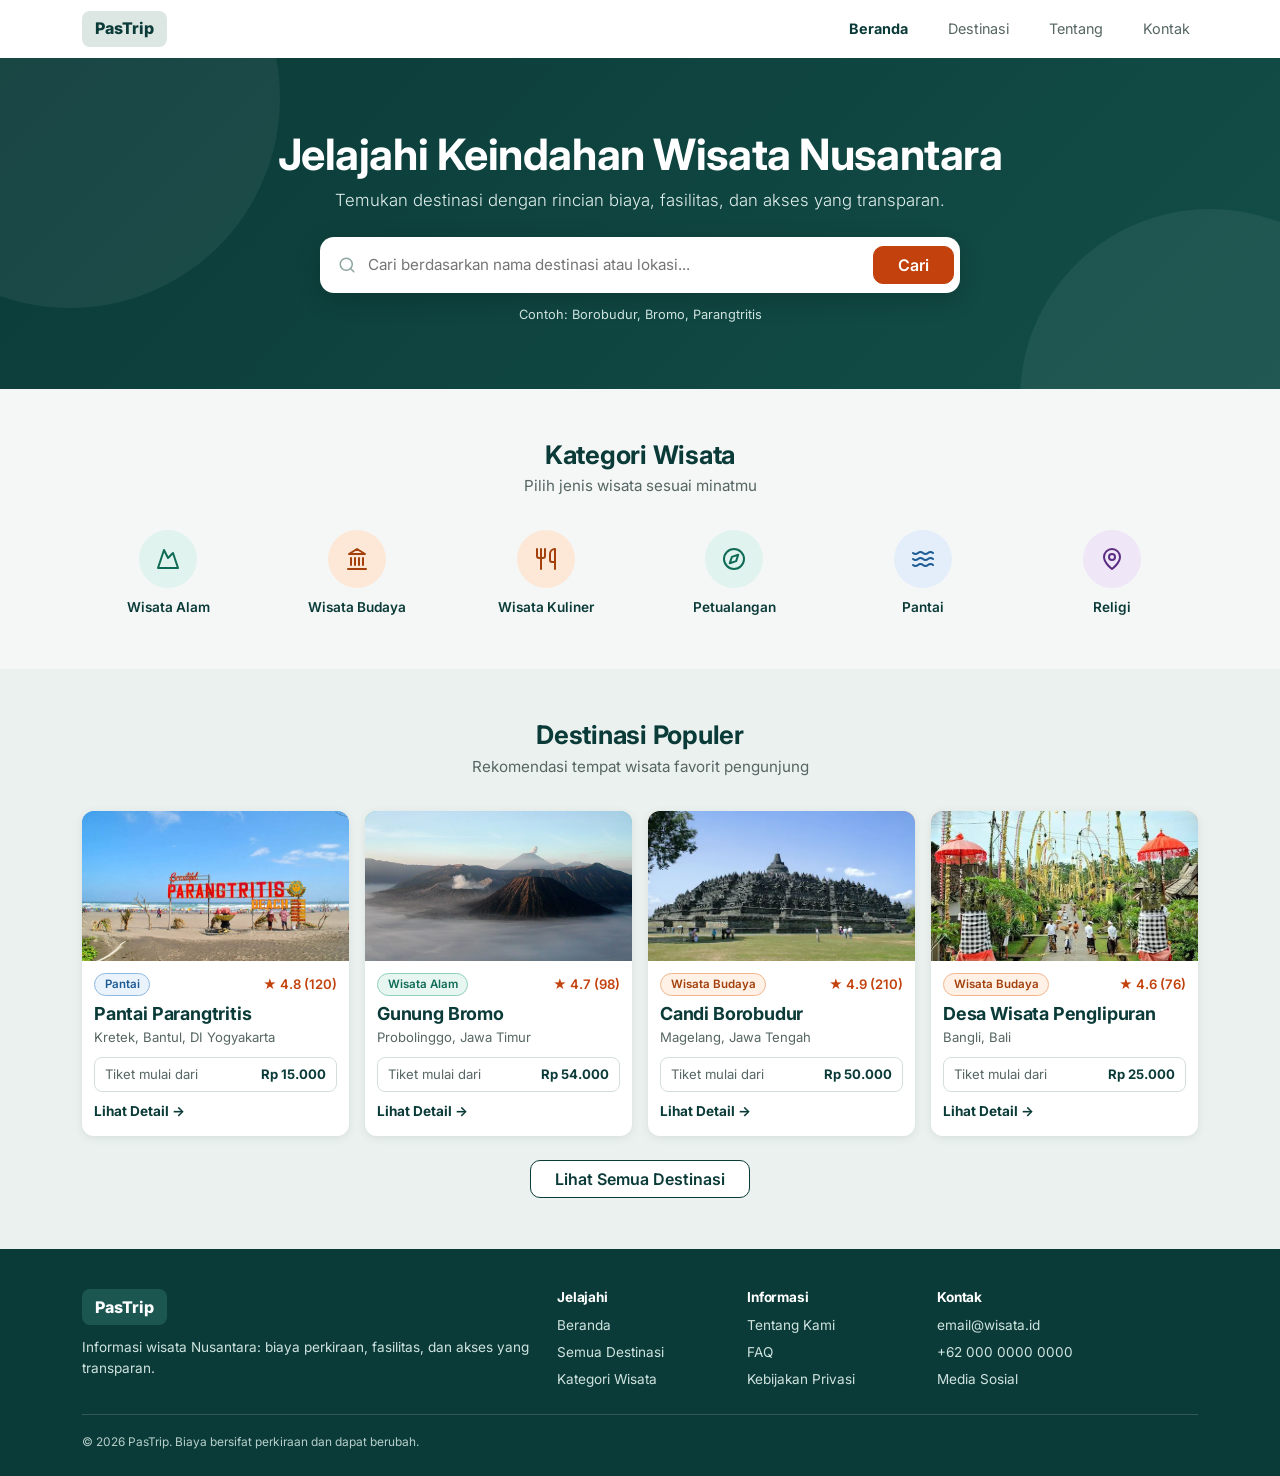
<file: index.html>
<!DOCTYPE html>
<html lang="id">
<head>
<meta charset="utf-8">
<meta name="viewport" content="width=device-width, initial-scale=1">
<link rel="preconnect" href="https://fonts.googleapis.com">
<link rel="preconnect" href="https://fonts.gstatic.com" crossorigin>
<link href="https://fonts.googleapis.com/css2?family=Inter:wght@400;500;600;700;800&display=swap" rel="stylesheet">
<link href="https://cdn.jsdelivr.net/npm/bootstrap@5.3.3/dist/css/bootstrap.min.css" rel="stylesheet">
<link href="css/style.css" rel="stylesheet">
<title>PasTrip | Informasi wisata dengan biaya yang transparan</title>
<meta name="description" content="PasTrip membantu merencanakan wisata: rincian biaya, fasilitas, dan akses ke destinasi populer di Indonesia.">
</head>
<body>
<a class="skip-link" href="#isi">Langsung ke konten</a>
<header id="header"></header>
<main id="isi">
  <noscript><p class="container py-4">Aktifkan JavaScript untuk melihat daftar destinasi.</p></noscript>
  <section class="hero" aria-labelledby="hero-judul">
    <div class="container">
      <h1 id="hero-judul">Jelajahi Keindahan Wisata Nusantara</h1>
      <p class="lead">Temukan destinasi dengan rincian biaya, fasilitas, dan akses yang transparan.</p>
      <form class="cari-box" id="form-cari" role="search">
        <span class="ikon" id="cari-ikon"></span>
        <input type="search" id="q" aria-label="Cari berdasarkan nama destinasi atau lokasi" placeholder="Cari berdasarkan nama destinasi atau lokasi..." autocomplete="off">
        <button class="btn btn-pt px-4" type="submit">Cari</button>
      </form>
      <p class="contoh mb-0">Contoh: Borobudur, Bromo, Parangtritis</p>
    </div>
  </section>

  <section class="bagian" id="kategori" aria-labelledby="kat-judul">
    <div class="container">
      <h2 class="judul" id="kat-judul">Kategori Wisata</h2>
      <p class="sub">Pilih jenis wisata sesuai minatmu</p>
      <div class="row row-cols-3 row-cols-md-6 g-3" id="kategori-daftar"></div>
    </div>
  </section>

  <section class="bagian bagian-mint" aria-labelledby="pop-judul">
    <div class="container">
      <h2 class="judul" id="pop-judul">Destinasi Populer</h2>
      <p class="sub">Rekomendasi tempat wisata favorit pengunjung</p>
      <div class="row row-cols-1 row-cols-sm-2 row-cols-lg-4 g-3" id="populer-daftar"></div>
      <div class="text-center mt-4"><a class="btn btn-outline-pt px-4" href="destinasi.html">Lihat Semua Destinasi</a></div>
    </div>
  </section>
</main>
<footer class="footer" id="footer"></footer>
<script src="https://cdn.jsdelivr.net/npm/bootstrap@5.3.3/dist/js/bootstrap.bundle.min.js" defer></script>
<script src="js/data.js" defer></script>
<script src="js/app.js" defer></script>
<script src="js/home.js" defer></script>
</body>
</html>
</file>
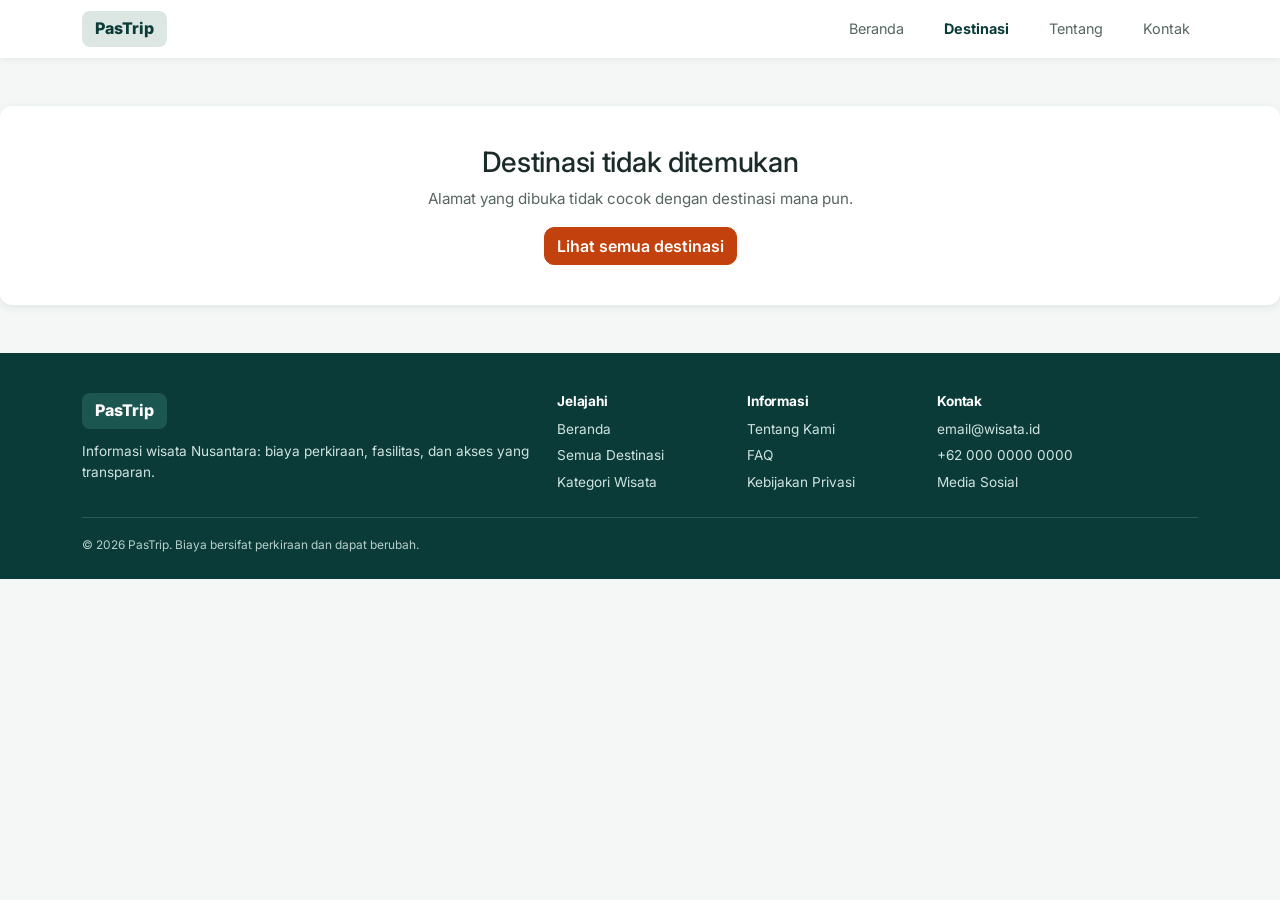
<file: detail.html>
<!DOCTYPE html>
<html lang="id">
<head>
<meta charset="utf-8">
<meta name="viewport" content="width=device-width, initial-scale=1">
<link rel="preconnect" href="https://fonts.googleapis.com">
<link rel="preconnect" href="https://fonts.gstatic.com" crossorigin>
<link href="https://fonts.googleapis.com/css2?family=Inter:wght@400;500;600;700;800&display=swap" rel="stylesheet">
<link href="https://cdn.jsdelivr.net/npm/bootstrap@5.3.3/dist/css/bootstrap.min.css" rel="stylesheet">
<link href="css/style.css" rel="stylesheet">
<title>Detail Destinasi | PasTrip</title>
<meta name="description" content="Rincian biaya, fasilitas, akses, dan ulasan pengunjung untuk destinasi wisata di PasTrip.">
</head>
<body>
<a class="skip-link" href="#detail">Langsung ke konten</a>
<header id="header"></header>
<main id="detail">
  <noscript><p class="container py-4">Aktifkan JavaScript untuk melihat detail destinasi.</p></noscript>
</main>
<footer class="footer" id="footer"></footer>
<script src="https://cdn.jsdelivr.net/npm/bootstrap@5.3.3/dist/js/bootstrap.bundle.min.js" defer></script>
<script src="js/data.js" defer></script>
<script src="js/app.js" defer></script>
<script src="js/detail.js" defer></script>
</body>
</html>
</file>
<file: css/style.css>
/* ==========================================================
   PasTrip - gaya khusus di atas Bootstrap 5.3
   Token warna diambil dari Mock Up Figma. Ubah di :root saja.
   ========================================================== */
:root {
  --pt-green-900: #0b3b38;   /* hijau tua: judul, footer, hero */
  --pt-green-800: #134e48;
  --pt-green-700: #1b6b63;
  --pt-mint-50:  #f4f7f6;    /* latar halaman */
  --pt-mint-100: #ebf1ef;    /* latar section selang-seling */
  --pt-mint-200: #dce7e4;
  --pt-line:     #d3dfdc;
  --pt-ink:      #1b2b29;
  --pt-muted:    #566663;
  --pt-orange:   #c2410c;    /* sengaja lebih gelap dari mockup (#e8612d): kontras putih 5,2:1 */
  --pt-orange-dark: #9a3412;
  --pt-radius: 12px;
  --pt-shadow: 0 2px 10px rgba(11, 59, 56, .09);

  --bs-body-font-family: "Inter", system-ui, -apple-system, "Segoe UI", Roboto, sans-serif;
  --bs-body-color: var(--pt-ink);
  --bs-body-bg: var(--pt-mint-50);
  --bs-link-color-rgb: 11, 59, 56;
  --bs-link-hover-color-rgb: 154, 52, 18;
}

body { font-size: .95rem; line-height: 1.55; }
h1, h2, h3, h4 { color: var(--pt-green-900); font-weight: 700; letter-spacing: -.01em; }
a { text-underline-offset: 3px; }
:focus-visible { outline: 3px solid var(--pt-green-700); outline-offset: 2px; border-radius: 4px; }
.skip-link { position: absolute; left: -999px; top: 8px; z-index: 2000; background: #fff; padding: .5rem .75rem; border-radius: 8px; }
.skip-link:focus { left: 8px; }
img { max-width: 100%; }

/* ---------- Navbar ---------- */
.pt-nav { background: #fff; box-shadow: 0 1px 8px rgba(11, 59, 56, .08); padding-block: .6rem; }
.brand { background: var(--pt-mint-200); color: var(--pt-green-900) !important; font-weight: 800; padding: .35rem .8rem; border-radius: 8px; font-size: 1rem; }
.pt-nav .nav-link { color: var(--pt-muted); font-size: .9rem; }
.pt-nav .nav-link:hover { color: var(--pt-green-900); }
.pt-nav .nav-link.active { color: var(--pt-green-900); font-weight: 700; }

/* ---------- Tombol ---------- */
.btn-pt { background: var(--pt-orange); border: 1px solid var(--pt-orange); color: #fff; font-weight: 600; border-radius: 10px; }
.btn-pt:hover, .btn-pt:focus-visible { background: var(--pt-orange-dark); border-color: var(--pt-orange-dark); color: #fff; }
.btn-outline-pt { background: #fff; border: 1px solid var(--pt-green-900); color: var(--pt-green-900); font-weight: 600; border-radius: 10px; }
.btn-outline-pt:hover, .btn-outline-pt:focus-visible { background: var(--pt-green-900); color: #fff; }
.btn-gelap { background: var(--pt-green-900); border: 1px solid var(--pt-green-900); color: #fff; font-weight: 600; border-radius: 10px; }
.btn-gelap:hover { background: var(--pt-green-800); color: #fff; }

/* ---------- Hero beranda ---------- */
.hero { position: relative; overflow: hidden; color: #fff; text-align: center; padding: 4.5rem 0 4rem;
  background: linear-gradient(135deg, var(--pt-green-900), var(--pt-green-800)); }
.hero::before, .hero::after { content: ""; position: absolute; border-radius: 50%; background: rgba(255, 255, 255, .06); }
.hero::before { width: 420px; height: 420px; left: -140px; top: -170px; }
.hero::after { width: 380px; height: 380px; right: -120px; bottom: -200px; }
.hero > .container { position: relative; z-index: 1; }
.hero h1 { color: #fff; font-size: clamp(1.9rem, 4.5vw, 2.7rem); line-height: 1.15; }
.hero p.lead { color: #e1efec; font-size: 1.05rem; max-width: 40rem; margin-inline: auto; }
.cari-box { background: #fff; border-radius: 14px; padding: .4rem; display: flex; gap: .4rem; align-items: center; max-width: 40rem; margin: 1.5rem auto .75rem; box-shadow: 0 6px 24px rgba(0, 0, 0, .18); }
.cari-box .ikon { color: #8ea5a1; padding-left: .7rem; display: inline-flex; }
.cari-box input { border: 0; flex: 1; min-width: 0; padding: .6rem .4rem; font-size: .95rem; background: transparent; color: var(--pt-ink); }
.cari-box input:focus { outline: none; }
.cari-box:focus-within { outline: 3px solid #9fe0d3; }
.hero .contoh { color: #cfe3df; font-size: .8rem; }

/* ---------- Section umum ---------- */
.bagian { padding: 3.2rem 0; }
.bagian-mint { background: var(--pt-mint-100); }
.bagian h2.judul { text-align: center; font-size: 1.6rem; margin-bottom: .25rem; }
.bagian p.sub { text-align: center; color: var(--pt-muted); margin-bottom: 2rem; }

/* ---------- Kategori ---------- */
.kat-item { display: flex; flex-direction: column; align-items: center; gap: .55rem; text-decoration: none; color: var(--pt-green-900); font-weight: 600; font-size: .85rem; text-align: center; }
.kat-ikon { width: 58px; height: 58px; border-radius: 50%; display: inline-flex; align-items: center; justify-content: center; transition: transform .15s; }
.kat-item:hover .kat-ikon { transform: scale(1.06); }
.kat-alam, .kat-petualangan { background: #e0f3ee; color: #0f6b56; }
.kat-budaya, .kat-kuliner { background: #fde8d8; color: #a3400c; }
.kat-pantai { background: #e3eefa; color: #1d5b94; }
.kat-religi { background: #efe6f7; color: #5b2c83; }

/* ---------- Kartu destinasi ---------- */
.kartu { background: #fff; border-radius: var(--pt-radius); box-shadow: var(--pt-shadow); overflow: hidden; height: 100%; display: flex; flex-direction: column; }
.kartu-foto { display: block; height: 150px; position: relative; overflow: hidden; }
.kartu-foto img.foto { position: absolute; inset: 0; width: 100%; height: 100%; object-fit: cover; }
.kartu-isi { padding: .8rem .75rem .9rem; display: flex; flex-direction: column; flex: 1; }
.kartu-atas { display: flex; justify-content: space-between; align-items: center; gap: .5rem; margin-bottom: .45rem; }
.kartu-judul { font-size: 1.12rem; margin: 0 0 .15rem; }
.kartu-judul a { color: inherit; text-decoration: none; }
.kartu-judul a:hover { text-decoration: underline; }
.kartu-lokasi { color: var(--pt-muted); font-size: .82rem; margin-bottom: .6rem; }
.rating { color: var(--pt-orange); font-weight: 600; font-size: .82rem; white-space: nowrap; }
.lihat { margin-top: auto; padding-top: .55rem; font-weight: 700; font-size: .85rem; color: var(--pt-green-900); text-decoration: none; }
.lihat:hover { text-decoration: underline; color: var(--pt-orange-dark); }
.harga-mulai { display: flex; justify-content: space-between; border: 1px solid var(--pt-line); border-radius: 8px; padding: .4rem .6rem; font-size: .82rem; color: var(--pt-muted); }
.harga-mulai strong { color: var(--pt-green-900); }

/* gradasi pengganti foto (tampil bila file di /img belum ada) */
.bg-pantai { background: linear-gradient(180deg, #63b0e6, #173f66); }
.bg-alam, .bg-petualangan { background: linear-gradient(180deg, #43c2a0, #0a4b40); }
.bg-budaya, .bg-kuliner { background: linear-gradient(180deg, #e8a06a, #6b2d08); }
.bg-religi { background: linear-gradient(180deg, #c9a3e0, #4a2a66); }

.badge-kat { display: inline-block; border: 1px solid; border-radius: 999px; padding: .1rem .6rem; font-size: .72rem; font-weight: 600; background: #fff; line-height: 1.5; }
.badge-kat.kat-pantai { border-color: #8fb8e0; color: #1d5b94; background: #eaf3fb; }
.badge-kat.kat-alam, .badge-kat.kat-petualangan { border-color: #8fd0bd; color: #0f6b56; background: #e8f6f1; }
.badge-kat.kat-budaya { border-color: #f0b58d; color: #a3400c; background: #fff1e6; }
.badge-kat.kat-kuliner { border-color: #f0b58d; color: #8a4b00; background: #fff3dc; }
.badge-kat.kat-religi { border-color: #c9a9e0; color: #5b2c83; background: #f4ecfa; }

/* rincian biaya */
.rincian { background: var(--pt-mint-100); border: 1px solid var(--pt-mint-200); border-radius: 8px; margin: 0; overflow: hidden; }
.rincian .judul-kecil { font-size: .72rem; font-weight: 700; color: var(--pt-green-900); padding: .4rem .65rem; background: #e6eeeb; margin: 0; }
.rincian .baris { display: flex; justify-content: space-between; align-items: baseline; gap: .25rem; padding: .38rem .5rem; font-size: .72rem; background: #fff; border-top: 1px solid var(--pt-mint-200); }
.rincian dt { font-weight: 400; color: var(--pt-muted); white-space: nowrap; }
.rincian dd { margin: 0; font-weight: 700; text-align: right; color: var(--pt-green-900); white-space: nowrap; }
.rincian .baris.total { background: var(--pt-mint-100); }
.rincian .baris.total dt { font-weight: 700; color: var(--pt-green-900); }
.rincian .baris.total dd { font-size: .88rem; }
.catatan-kecil { font-size: .72rem; color: var(--pt-muted); margin: .5rem 0 .2rem; }

/* ---------- Halaman Destinasi ---------- */
.judul-halaman { background: linear-gradient(90deg, #dde8e5, var(--pt-mint-50)); padding: 1.6rem 0 1.5rem; }
.crumb { font-size: .78rem; color: var(--pt-muted); margin-bottom: .35rem; }
.crumb a { color: var(--pt-muted); }
.judul-halaman h1 { font-size: 1.9rem; margin-bottom: .2rem; }
.judul-halaman .cari-box { margin: .9rem 0 0; max-width: 26rem; padding: .1rem; box-shadow: none; border: 1px solid var(--pt-line); }

.panel-filter { background: #fff; border-radius: var(--pt-radius); box-shadow: var(--pt-shadow); }
.panel-filter .isi { padding: 1.1rem; }
.panel-filter h2 { font-size: 1.05rem; margin: 0; }
.grup-filter { border-top: 1px solid var(--pt-mint-200); padding-top: .85rem; margin-top: .85rem; }
.grup-filter h3 { font-size: .85rem; margin-bottom: .5rem; }
.form-check-input { border-color: #8ea5a1; }
.form-check-input:checked { background-color: var(--pt-green-900); border-color: var(--pt-green-900); }
.form-check-label { font-size: .88rem; }
.btn-reset { background: none; border: 0; color: var(--pt-muted); font-size: .85rem; padding: 0; }
.btn-reset:hover { color: var(--pt-orange-dark); text-decoration: underline; }
.bar-hasil { display: flex; justify-content: space-between; align-items: center; gap: 1rem; margin-bottom: 1rem; flex-wrap: wrap; }
.bar-hasil .info { color: var(--pt-muted); font-size: .85rem; }
.bar-hasil select { border-radius: 8px; font-size: .85rem; font-weight: 600; width: auto; border-color: var(--pt-line); }
.kosong { background: #fff; border-radius: var(--pt-radius); padding: 2.5rem 1.5rem; text-align: center; box-shadow: var(--pt-shadow); }
.kosong h3 { font-size: 1.2rem; }
.kosong p { color: var(--pt-muted); }

.pagination { --bs-pagination-color: var(--pt-green-900); --bs-pagination-hover-color: var(--pt-green-900);
  --bs-pagination-active-bg: var(--pt-green-900); --bs-pagination-active-border-color: var(--pt-green-900);
  --bs-pagination-border-color: var(--pt-line); --bs-pagination-border-radius: 8px; gap: .35rem; }
.pagination .page-link { border-radius: 8px; font-weight: 600; }
.pagination .disabled .page-link { color: #98aaa6; }

@media (max-width: 991.98px) {
  .offcanvas-lg.offcanvas-bottom { --bs-offcanvas-height: auto; max-height: 88vh; border-radius: 20px 20px 0 0; }
  .panel-filter { box-shadow: none; }
}

/* ---------- Halaman Detail ---------- */
.detail-judul { display: flex; align-items: center; flex-wrap: wrap; gap: .75rem; }
.detail-judul h1 { font-size: clamp(1.6rem, 4vw, 2.2rem); margin: 0; }
.detail-meta { color: var(--pt-muted); display: flex; flex-wrap: wrap; gap: .25rem 1rem; margin: .35rem 0 1.25rem; }
.detail-grid { display: grid; gap: 1.5rem; grid-template-columns: minmax(0, 1fr); grid-template-areas: "galeri" "samping" "isi"; }
@media (min-width: 992px) {
  .detail-grid { grid-template-columns: minmax(0, 1fr) 340px; grid-template-areas: "galeri samping" "isi samping"; align-items: start; }
  .samping { position: sticky; top: 1rem; }
}
.galeri { grid-area: galeri; }
.samping { grid-area: samping; }
.isi-detail { grid-area: isi; }
.galeri-utama { position: relative; border-radius: var(--pt-radius); overflow: hidden; aspect-ratio: 16 / 9; }
.galeri-utama img.foto, .thumb img.foto { position: absolute; inset: 0; width: 100%; height: 100%; object-fit: cover; }
.galeri-thumbs { display: grid; grid-template-columns: repeat(4, minmax(0, 1fr)); gap: .6rem; margin-top: .6rem; }
.thumb { position: relative; border: 2px solid transparent; border-radius: 10px; overflow: hidden; aspect-ratio: 16 / 10; padding: 0; cursor: pointer; }
.thumb[aria-pressed="true"] { border-color: var(--pt-green-900); }
.tag-atas, .tag-bawah { position: absolute; z-index: 1; font-size: .68rem; font-weight: 600; border-radius: 5px; padding: .1rem .45rem; line-height: 1.5; }
.video-utama { position: absolute; inset: 0; width: 100%; height: 100%; object-fit: cover; background: #0b3b38; }
.video-kosong { position: absolute; inset: 0; display: flex; align-items: center; justify-content: center; color: #fff; font-weight: 600; background: rgba(11, 59, 56, .55); }
.tag-bawah.tag-kanan { left: auto; right: .5rem; top: .5rem; bottom: auto; }
.thumb .play { position: absolute; top: 50%; left: 50%; transform: translate(-50%, -50%); z-index: 1; width: 2rem; height: 2rem; border-radius: 50%; background: rgba(255, 255, 255, .92); color: var(--pt-green-900); display: inline-flex; align-items: center; justify-content: center; font-size: .8rem; padding-left: .12rem; }
.tag-atas { top: .5rem; left: .5rem; background: #fff; color: var(--pt-green-900); }
.tag-bawah { left: .5rem; bottom: .5rem; background: rgba(11, 59, 56, .88); color: #fff; max-width: calc(100% - 1rem); white-space: nowrap; overflow: hidden; text-overflow: ellipsis; }
@media (max-width: 575.98px) {
  .galeri-thumbs { display: flex; overflow-x: auto; scroll-snap-type: x proximity; padding-bottom: .3rem; }
  .thumb { flex: 0 0 44%; scroll-snap-align: start; }
}

.kartu-samping { background: #fff; border-radius: var(--pt-radius); box-shadow: var(--pt-shadow); padding: 1.1rem; }
.kartu-samping h2 { font-size: 1.05rem; margin-bottom: .75rem; }
.terverifikasi { display: inline-flex; align-items: center; gap: .35rem; background: #dff3e8; color: #0b3b38; border: 1px solid #2f9e6e; border-radius: 999px; padding: .15rem .7rem; font-size: .78rem; font-weight: 600; margin: .5rem 0 .75rem; }
.isi-detail section { margin-bottom: 1.9rem; }
.isi-detail h2 { font-size: 1.25rem; margin-bottom: .6rem; }
.chip { display: inline-block; background: var(--pt-mint-100); border: 1px solid var(--pt-mint-200); color: var(--pt-green-900); border-radius: 999px; padding: .25rem .8rem; font-size: .8rem; }
.chips { display: flex; flex-wrap: wrap; gap: .45rem; }
.info-kartu { display: flex; gap: .7rem; background: #fff; border: 1px solid var(--pt-mint-200); border-radius: 10px; padding: .75rem; height: 100%; }
.info-kartu .ikon { flex: 0 0 34px; height: 34px; border-radius: 8px; background: var(--pt-mint-100); color: var(--pt-green-700); display: inline-flex; align-items: center; justify-content: center; }
.info-kartu h3 { font-size: .85rem; margin: 0 0 .15rem; }
.info-kartu p { margin: 0; font-size: .8rem; color: var(--pt-muted); }
.peta { background: linear-gradient(180deg, #d8e4e2, #ebf1ef); border-radius: var(--pt-radius); min-height: 190px; display: flex; flex-direction: column; align-items: center; justify-content: center; gap: .5rem; color: var(--pt-green-900); text-align: center; padding: 1rem; font-size: .88rem; }
.ulasan-ringkas { display: flex; align-items: baseline; gap: .8rem; margin-bottom: .9rem; }
.ulasan-ringkas .angka { font-size: 2.4rem; font-weight: 800; color: var(--pt-green-900); line-height: 1; }
.bintang { color: var(--pt-orange); letter-spacing: .05em; }
.ulasan-item { background: #fff; border: 1px solid var(--pt-mint-200); border-radius: 10px; padding: .75rem .9rem; display: flex; gap: .75rem; margin-bottom: .6rem; }
.avatar { flex: 0 0 38px; height: 38px; border-radius: 50%; background: var(--pt-mint-200); color: var(--pt-green-900); font-weight: 700; display: inline-flex; align-items: center; justify-content: center; }
.ulasan-item .nama { font-weight: 700; font-size: .85rem; }
.ulasan-item .tgl { margin-left: auto; font-size: .75rem; color: var(--pt-muted); }
.ulasan-item p { margin: .15rem 0 0; font-size: .85rem; }

/* ---------- Footer ---------- */
.footer { background: var(--pt-green-900); color: #cfe3df; padding: 2.5rem 0 1.5rem; font-size: .85rem; }
.footer a { color: #cfe3df; text-decoration: none; }
.footer a:hover { color: #fff; text-decoration: underline; }
.footer h2 { color: #fff; font-size: .85rem; margin-bottom: .6rem; }
.footer ul { list-style: none; padding: 0; margin: 0; display: grid; gap: .35rem; }
.footer .brand { background: #1c5650; color: #fff !important; display: inline-block; margin-bottom: .75rem; }
.footer hr { border-color: rgba(255, 255, 255, .15); margin: 1.5rem 0 1rem; opacity: 1; }
.footer small { color: #b6cfca; }

@media (prefers-reduced-motion: reduce) {
  *, *::before, *::after { transition: none !important; animation: none !important; scroll-behavior: auto !important; }
}
</file>
